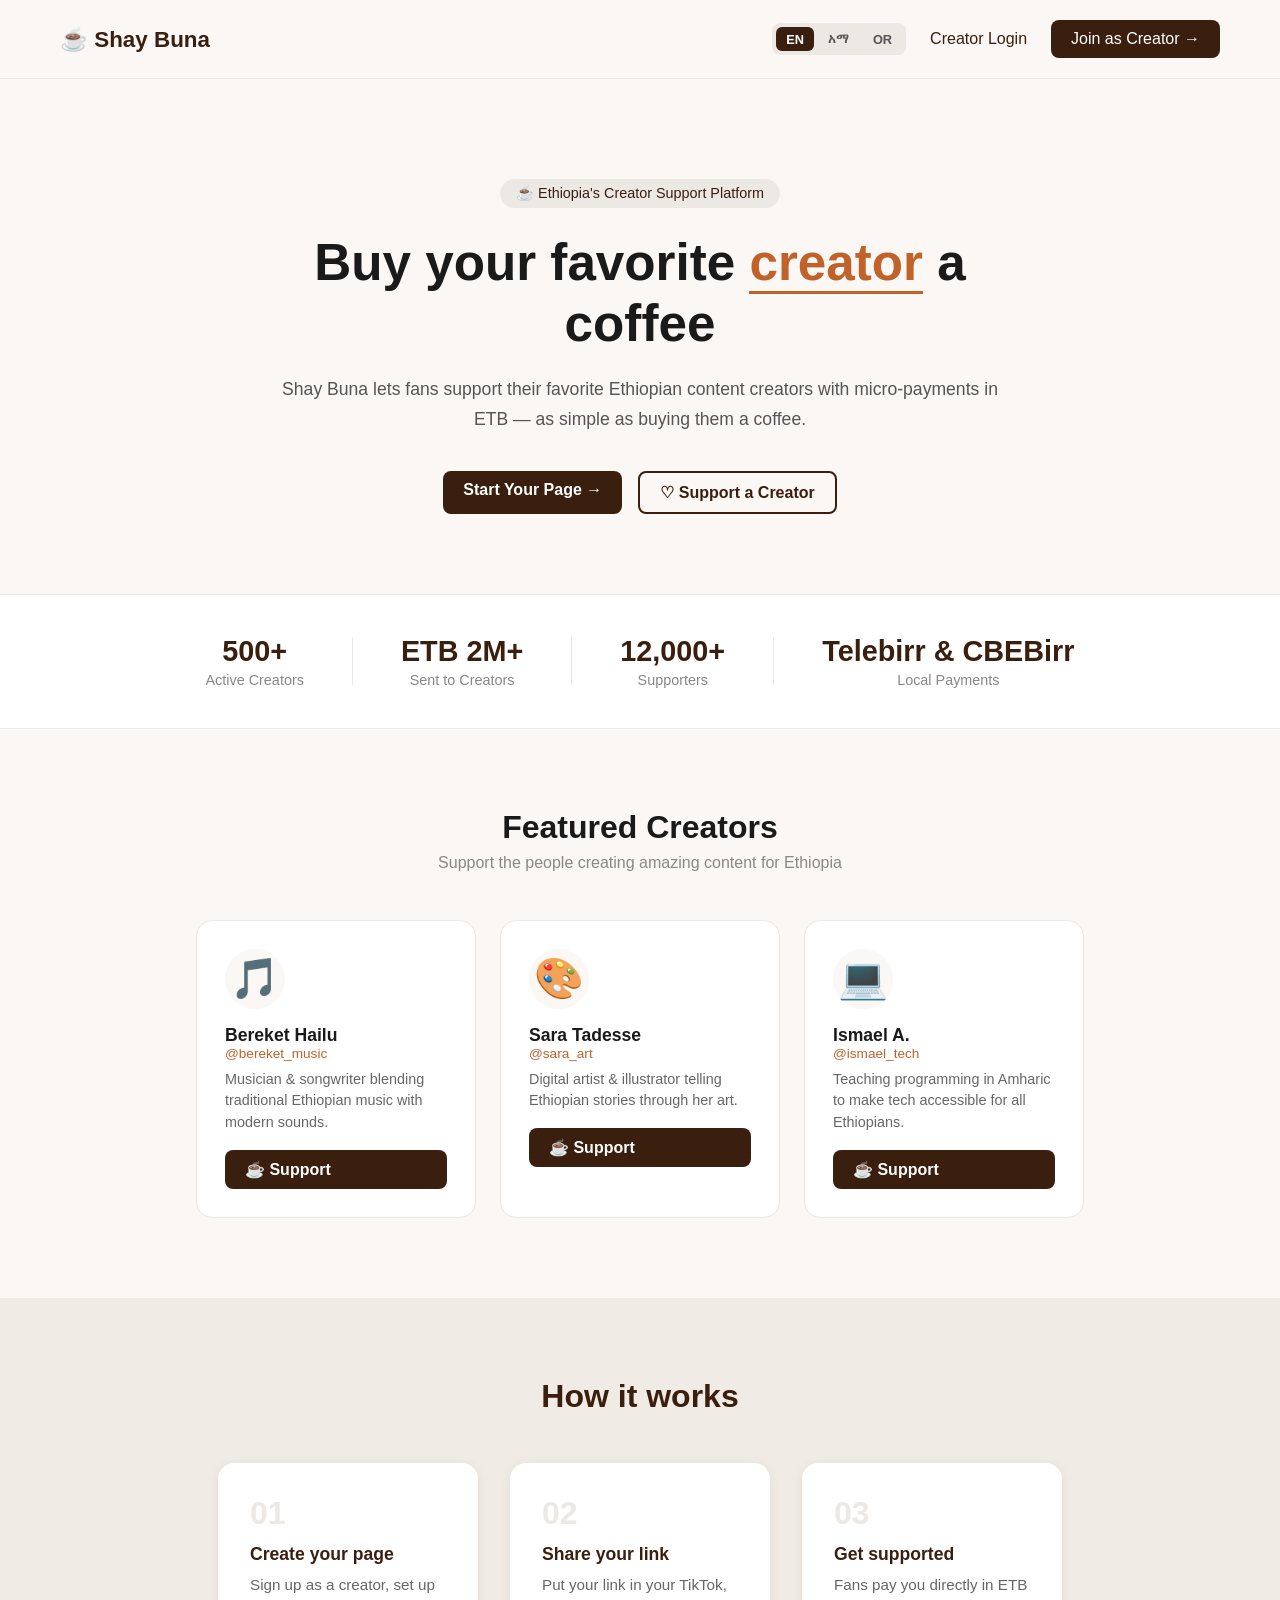
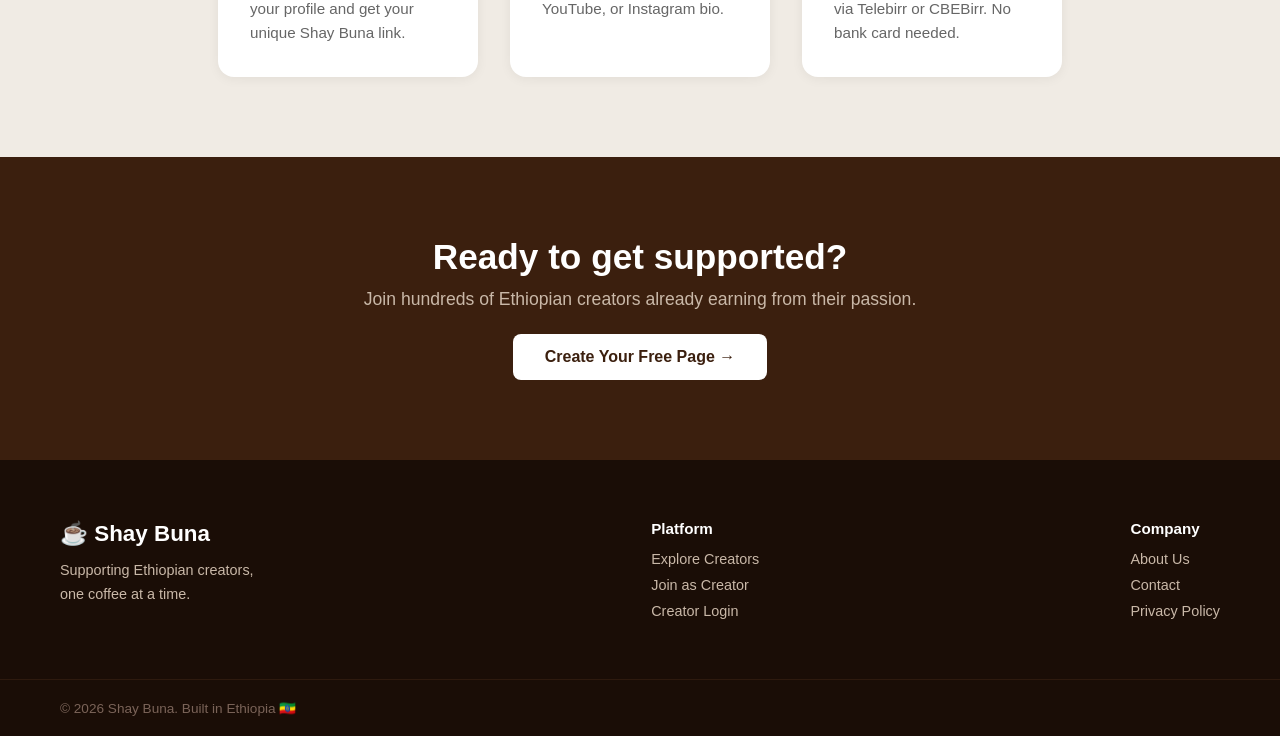
<file: index.html>
<!DOCTYPE html>
<html lang="en">
  <head>
    <meta charset="UTF-8" />
    <meta name="viewport" content="width=device-width, initial-scale=1.0" />
    <title>Shay Buna – Support Ethiopian Creators</title>
    <link rel="stylesheet" href="css/style.css" />
  </head>
  <body>
    <!-- NAVBAR -->
    <nav>
      <div class="logo">☕ Shay Buna</div>
      <div class="nav-links">
        <div class="lang-switcher">
          <button class="lang-btn active" onclick="setLang('en')">EN</button>
          <button class="lang-btn" onclick="setLang('am')">አማ</button>
          <button class="lang-btn" onclick="setLang('or')">OR</button>
        </div>
        <a
          href="login.html"
          data-en="Creator Login"
          data-am="ፈጣሪ መግቢያ"
          data-or="Seensa Uumaa"
          >Creator Login</a
        >
        <a
          href="signup.html"
          class="btn-primary"
          data-en="Join as Creator →"
          data-am="እንደ ፈጣሪ ይቀላቀሉ →"
          data-or="Uumaa ta'i →"
          >Join as Creator →</a
        >
      </div>
    </nav>

    <!-- HERO -->
    <!-- HERO -->
    <section class="hero">
      <span class="badge">☕ Ethiopia's Creator Support Platform</span>
      <h1 data-en="Buy your favorite" data-am="ለሚወዱት" data-or="Kan jaallattu">
        Buy your favorite
        <span class="highlight" data-en="creator" data-am="ፈጣሪ" data-or="uumaa"
          >creator</span
        >
        <span data-en="a coffee" data-am="ቡና ይግዙ" data-or="bunaa bitu"
          >a coffee</span
        >
      </h1>
      <p
        data-en="Shay Buna lets fans support their favorite Ethiopian content creators with micro-payments in ETB — as simple as buying them a coffee."
        data-am="ሸይ ቡና አድናቂዎች በETB ጥቃቅን ክፍያዎች የሚወዷቸውን የኢትዮጵያ ፈጣሪዎች እንዲደግፉ ያስችላቸዋል።"
        data-or="Shay Buna deggartoota uumaawwan Itoophiyaa jaallataman ETB'n deeggaruu ni dandeessisa."
      >
        Shay Buna lets fans support their favorite Ethiopian content creators
        with micro-payments in ETB — as simple as buying them a coffee.
      </p>
      <div class="hero-buttons">
        <a
          href="signup.html"
          class="btn-primary"
          data-en="Start Your Page →"
          data-am="ገጽዎን ይጀምሩ →"
          data-or="Fuula Kee Eegali →"
          >Start Your Page →</a
        >
        <a
          href="explore.html"
          class="btn-secondary"
          data-en="♡ Support a Creator"
          data-am="♡ ፈጣሪን ይደግፉ"
          data-or="♡ Uumaa Deeggaruu"
          >♡ Support a Creator</a
        >
      </div>
    </section>

    <!-- STATS -->
    <section class="stats">
      <div class="stat">
        <h3>500+</h3>
        <p>Active Creators</p>
      </div>
      <div class="stat-divider"></div>
      <div class="stat">
        <h3>ETB 2M+</h3>
        <p>Sent to Creators</p>
      </div>
      <div class="stat-divider"></div>
      <div class="stat">
        <h3>12,000+</h3>
        <p>Supporters</p>
      </div>
      <div class="stat-divider"></div>
      <div class="stat">
        <h3>Telebirr & CBEBirr</h3>
        <p>Local Payments</p>
      </div>
    </section>

    <!-- FEATURED CREATORS -->
    <section class="creators">
      <h2>Featured Creators</h2>
      <p class="section-sub">
        Support the people creating amazing content for Ethiopia
      </p>
      <div class="creator-cards">
        <div class="creator-card">
          <div class="creator-avatar">🎵</div>
          <div class="creator-info">
            <h4>Bereket Hailu</h4>
            <span>@bereket_music</span>
            <p>
              Musician & songwriter blending traditional Ethiopian music with
              modern sounds.
            </p>
          </div>
          <a href="creator.html" class="btn-primary">☕ Support</a>
        </div>

        <div class="creator-card">
          <div class="creator-avatar">🎨</div>
          <div class="creator-info">
            <h4>Sara Tadesse</h4>
            <span>@sara_art</span>
            <p>
              Digital artist & illustrator telling Ethiopian stories through her
              art.
            </p>
          </div>
          <a href="creator.html" class="btn-primary">☕ Support</a>
        </div>

        <div class="creator-card">
          <div class="creator-avatar">💻</div>
          <div class="creator-info">
            <h4>Ismael A.</h4>
            <span>@ismael_tech</span>
            <p>
              Teaching programming in Amharic to make tech accessible for all
              Ethiopians.
            </p>
          </div>
          <a href="creator.html" class="btn-primary">☕ Support</a>
        </div>
      </div>
    </section>

    <!-- HOW IT WORKS -->
    <section class="how-it-works">
      <h2>How it works</h2>
      <div class="steps">
        <div class="step">
          <span>01</span>
          <h3>Create your page</h3>
          <p>
            Sign up as a creator, set up your profile and get your unique Shay
            Buna link.
          </p>
        </div>
        <div class="step">
          <span>02</span>
          <h3>Share your link</h3>
          <p>Put your link in your TikTok, YouTube, or Instagram bio.</p>
        </div>
        <div class="step">
          <span>03</span>
          <h3>Get supported</h3>
          <p>
            Fans pay you directly in ETB via Telebirr or CBEBirr. No bank card
            needed.
          </p>
        </div>
      </div>
    </section>

    <!-- CTA BANNER -->
    <section class="cta-banner">
      <h2>Ready to get supported?</h2>
      <p>
        Join hundreds of Ethiopian creators already earning from their passion.
      </p>
      <a href="signup.html" class="btn-light">Create Your Free Page →</a>
    </section>

    <!-- FOOTER -->
    <footer>
      <div class="footer-top">
        <div class="footer-brand">
          <div class="logo" style="color: #fff">☕ Shay Buna</div>
          <p>Supporting Ethiopian creators, one coffee at a time.</p>
        </div>
        <div class="footer-links">
          <h5>Platform</h5>
          <a href="explore.html">Explore Creators</a>
          <a href="signup.html">Join as Creator</a>
          <a href="login.html">Creator Login</a>
        </div>
        <div class="footer-links">
          <h5>Company</h5>
          <a href="#">About Us</a>
          <a href="#">Contact</a>
          <a href="#">Privacy Policy</a>
        </div>
      </div>
      <div class="footer-bottom">
        <p>© 2026 Shay Buna. Built in Ethiopia 🇪🇹</p>
      </div>
    </footer>

    <script src="js/main.js"></script>
  </body>
</html>
</file>
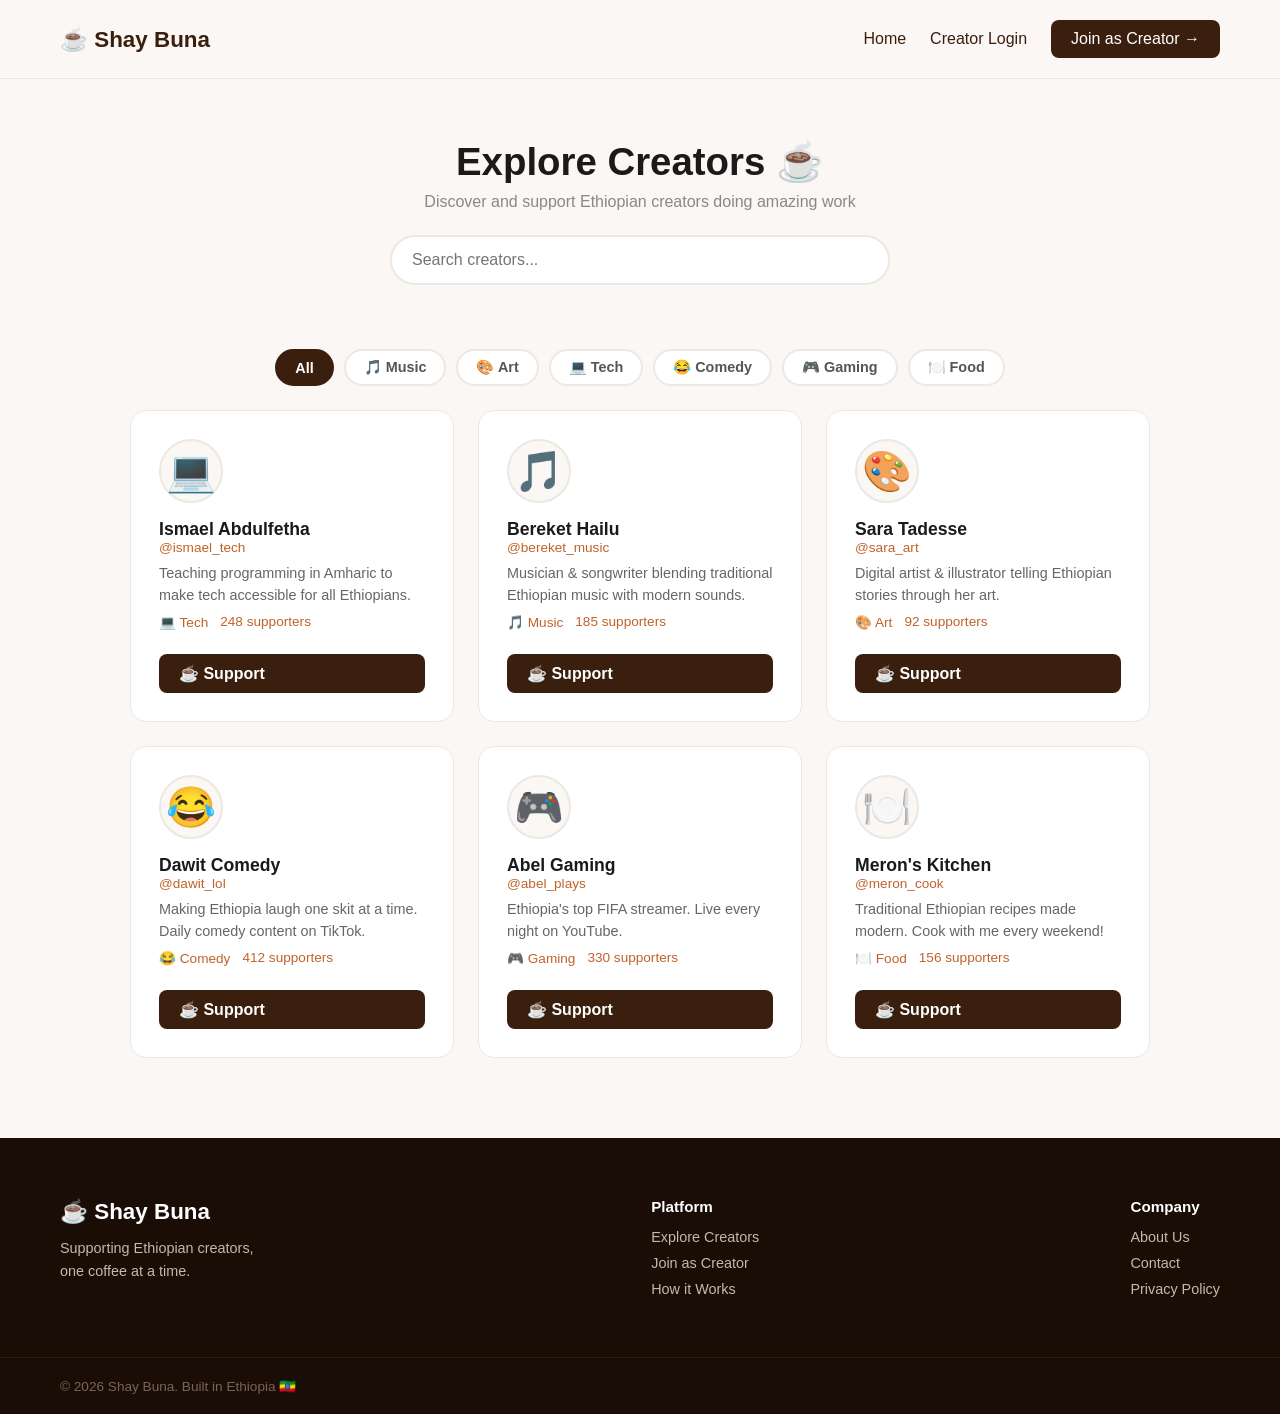
<file: explore.html>
<!DOCTYPE html>
<html lang="en">
  <head>
    <meta charset="UTF-8" />
    <meta name="viewport" content="width=device-width, initial-scale=1.0" />
    <title>Explore Creators – Shay Buna</title>
    <link rel="stylesheet" href="css/style.css" />
  </head>
  <body>
    <!-- NAVBAR -->
    <nav>
      <div class="logo">☕ Shay Buna</div>
      <div class="nav-links">
        <a href="index.html">Home</a>
        <a href="login.html">Creator Login</a>
        <a href="signup.html" class="btn-primary">Join as Creator →</a>
      </div>
    </nav>

    <!-- HERO -->
    <div class="explore-hero">
      <h1>Explore Creators ☕</h1>
      <p>Discover and support Ethiopian creators doing amazing work</p>
      <div class="search-bar">
        <input
          type="text"
          id="searchInput"
          placeholder="Search creators..."
          oninput="filterCreators()"
        />
      </div>
    </div>

    <!-- FILTERS -->
    <div class="explore-filters">
      <button class="filter-btn active" onclick="setFilter('all', this)">
        All
      </button>
      <button class="filter-btn" onclick="setFilter('music', this)">
        🎵 Music
      </button>
      <button class="filter-btn" onclick="setFilter('art', this)">
        🎨 Art
      </button>
      <button class="filter-btn" onclick="setFilter('tech', this)">
        💻 Tech
      </button>
      <button class="filter-btn" onclick="setFilter('comedy', this)">
        😂 Comedy
      </button>
      <button class="filter-btn" onclick="setFilter('gaming', this)">
        🎮 Gaming
      </button>
      <button class="filter-btn" onclick="setFilter('food', this)">
        🍽️ Food
      </button>
    </div>

    <!-- CREATOR GRID -->
    <div class="explore-grid" id="creatorGrid">
      <div
        class="explore-card"
        data-category="tech"
        data-name="ismael abdulfetha"
      >
        <div class="explore-avatar">💻</div>
        <div class="explore-info">
          <h4>Ismael Abdulfetha</h4>
          <span>@ismael_tech</span>
          <p>
            Teaching programming in Amharic to make tech accessible for all
            Ethiopians.
          </p>
          <div class="explore-meta">
            <span>💻 Tech</span>
            <span>248 supporters</span>
          </div>
        </div>
        <a href="creator.html" class="btn-primary">☕ Support</a>
      </div>

      <div class="explore-card" data-category="music" data-name="bereket hailu">
        <div class="explore-avatar">🎵</div>
        <div class="explore-info">
          <h4>Bereket Hailu</h4>
          <span>@bereket_music</span>
          <p>
            Musician & songwriter blending traditional Ethiopian music with
            modern sounds.
          </p>
          <div class="explore-meta">
            <span>🎵 Music</span>
            <span>185 supporters</span>
          </div>
        </div>
        <a href="creator.html" class="btn-primary">☕ Support</a>
      </div>

      <div class="explore-card" data-category="art" data-name="sara tadesse">
        <div class="explore-avatar">🎨</div>
        <div class="explore-info">
          <h4>Sara Tadesse</h4>
          <span>@sara_art</span>
          <p>
            Digital artist & illustrator telling Ethiopian stories through her
            art.
          </p>
          <div class="explore-meta">
            <span>🎨 Art</span>
            <span>92 supporters</span>
          </div>
        </div>
        <a href="creator.html" class="btn-primary">☕ Support</a>
      </div>

      <div class="explore-card" data-category="comedy" data-name="dawit comedy">
        <div class="explore-avatar">😂</div>
        <div class="explore-info">
          <h4>Dawit Comedy</h4>
          <span>@dawit_lol</span>
          <p>
            Making Ethiopia laugh one skit at a time. Daily comedy content on
            TikTok.
          </p>
          <div class="explore-meta">
            <span>😂 Comedy</span>
            <span>412 supporters</span>
          </div>
        </div>
        <a href="creator.html" class="btn-primary">☕ Support</a>
      </div>

      <div class="explore-card" data-category="gaming" data-name="abel gaming">
        <div class="explore-avatar">🎮</div>
        <div class="explore-info">
          <h4>Abel Gaming</h4>
          <span>@abel_plays</span>
          <p>Ethiopia's top FIFA streamer. Live every night on YouTube.</p>
          <div class="explore-meta">
            <span>🎮 Gaming</span>
            <span>330 supporters</span>
          </div>
        </div>
        <a href="creator.html" class="btn-primary">☕ Support</a>
      </div>

      <div class="explore-card" data-category="food" data-name="meron kitchen">
        <div class="explore-avatar">🍽️</div>
        <div class="explore-info">
          <h4>Meron's Kitchen</h4>
          <span>@meron_cook</span>
          <p>
            Traditional Ethiopian recipes made modern. Cook with me every
            weekend!
          </p>
          <div class="explore-meta">
            <span>🍽️ Food</span>
            <span>156 supporters</span>
          </div>
        </div>
        <a href="creator.html" class="btn-primary">☕ Support</a>
      </div>
    </div>

    <!-- FOOTER -->
    <footer>
      <div class="footer-top">
        <div class="footer-brand">
          <div class="logo" style="color: #fff">☕ Shay Buna</div>
          <p>Supporting Ethiopian creators, one coffee at a time.</p>
        </div>
        <div class="footer-links">
          <h5>Platform</h5>
          <a href="explore.html">Explore Creators</a>
          <a href="signup.html">Join as Creator</a>
          <a href="index.html">How it Works</a>
        </div>
        <div class="footer-links">
          <h5>Company</h5>
          <a href="#">About Us</a>
          <a href="#">Contact</a>
          <a href="#">Privacy Policy</a>
        </div>
      </div>
      <div class="footer-bottom">
        <p>© 2026 Shay Buna. Built in Ethiopia 🇪🇹</p>
      </div>
    </footer>

    <script src="js/main.js"></script>
  </body>
</html>
</file>
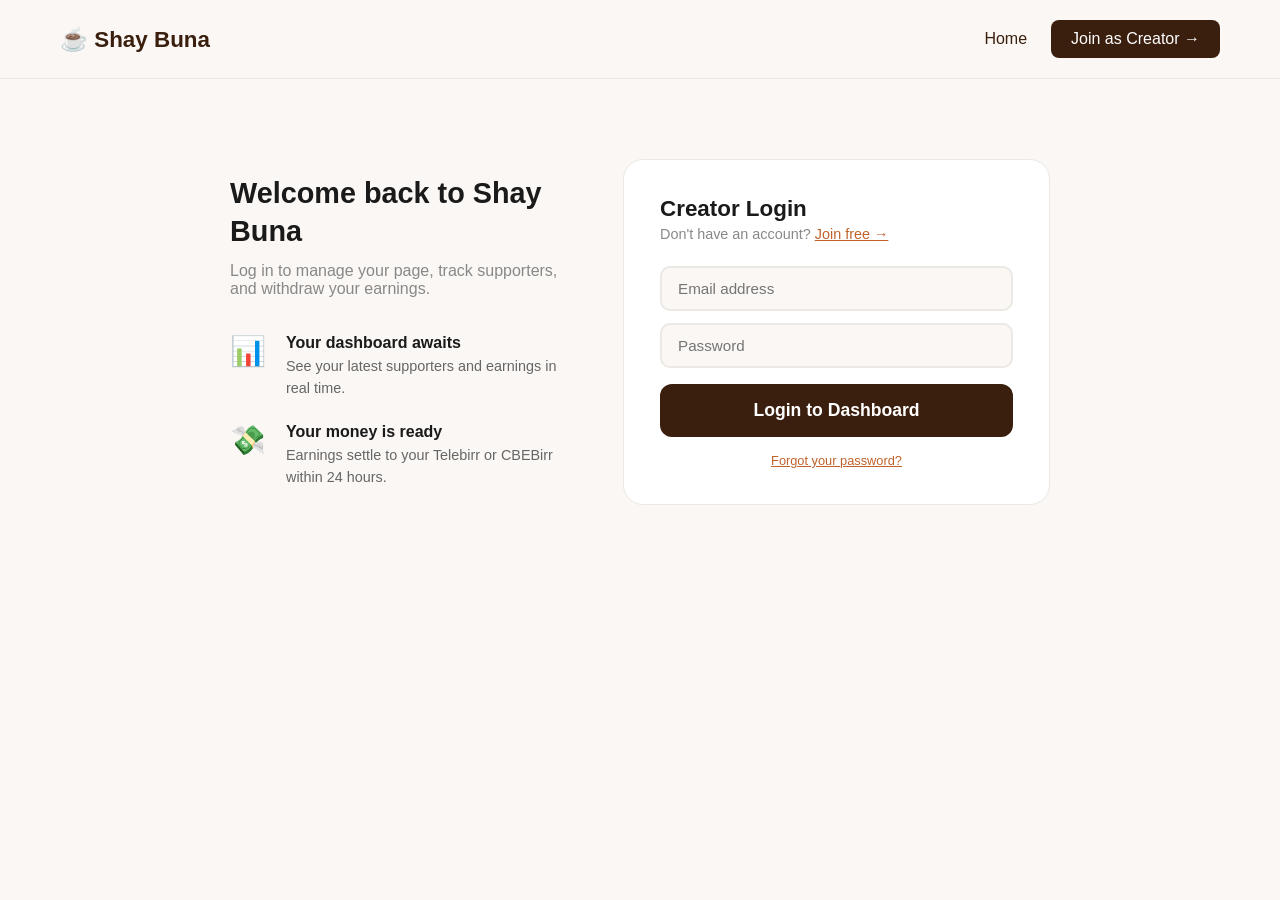
<file: login.html>
<!DOCTYPE html>
<html lang="en">
  <head>
    <meta charset="UTF-8" />
    <meta name="viewport" content="width=device-width, initial-scale=1.0" />
    <title>Creator Login – Shay Buna</title>
    <link rel="stylesheet" href="css/style.css" />
  </head>
  <body>
    <!-- NAVBAR -->
    <nav>
      <div class="logo">☕ Shay Buna</div>
      <div class="nav-links">
        <a href="index.html">Home</a>
        <a href="signup.html" class="btn-primary">Join as Creator →</a>
      </div>
    </nav>

    <div class="login-page">
      <!-- LEFT -->
      <div class="login-left">
        <h2>Welcome back to Shay Buna</h2>
        <p>
          Log in to manage your page, track supporters, and withdraw your
          earnings.
        </p>
        <div class="benefit-list">
          <div class="benefit">
            <span>📊</span>
            <div>
              <h4>Your dashboard awaits</h4>
              <p>See your latest supporters and earnings in real time.</p>
            </div>
          </div>
          <div class="benefit">
            <span>💸</span>
            <div>
              <h4>Your money is ready</h4>
              <p>
                Earnings settle to your Telebirr or CBEBirr within 24 hours.
              </p>
            </div>
          </div>
        </div>
      </div>

      <!-- RIGHT -->
      <div class="login-form-box">
        <h3>Creator Login</h3>
        <p class="form-sub">
          Don't have an account?
          <a href="signup.html" style="color: #c0622a">Join free →</a>
        </p>

        <input
          type="email"
          class="form-input"
          id="loginEmail"
          placeholder="Email address"
        />
        <input
          type="password"
          class="form-input"
          id="loginPassword"
          placeholder="Password"
        />

        <button class="btn-pay" onclick="handleLogin()">
          Login to Dashboard
        </button>

        <p class="pay-note" style="margin-top: 16px">
          <a href="#" style="color: #c0622a">Forgot your password?</a>
        </p>
      </div>
    </div>

    <script src="js/main.js"></script>
  </body>
</html>
</file>
<file: css/style.css>
* {
  margin: 0;
  padding: 0;
  box-sizing: border-box;
}

body {
  font-family: "Segoe UI", sans-serif;
  background-color: #faf7f4;
  color: #1a1a1a;
}

/* NAVBAR */
nav {
  display: flex;
  justify-content: space-between;
  align-items: center;
  padding: 20px 60px;
  background-color: #faf7f4;
  border-bottom: 1px solid #ece8e3;
  position: sticky;
  top: 0;
  z-index: 100;
}

.logo {
  font-size: 1.4rem;
  font-weight: 700;
  color: #3b1f0e;
}

.nav-links {
  display: flex;
  align-items: center;
  gap: 24px;
}

.nav-links a {
  text-decoration: none;
  color: #3b1f0e;
  font-weight: 500;
}

/* BUTTONS */
.btn-primary {
  background-color: #3b1f0e;
  color: #fff !important;
  padding: 10px 20px;
  border-radius: 8px;
  text-decoration: none;
  font-weight: 600;
  transition: background 0.2s;
  display: inline-block;
}

.btn-primary:hover {
  background-color: #5a3020;
}

.btn-secondary {
  background-color: transparent;
  color: #3b1f0e;
  padding: 10px 20px;
  border-radius: 8px;
  border: 2px solid #3b1f0e;
  text-decoration: none;
  font-weight: 600;
  transition: all 0.2s;
  display: inline-block;
}

.btn-secondary:hover {
  background-color: #3b1f0e;
  color: #fff;
}

.btn-light {
  background-color: #fff;
  color: #3b1f0e;
  padding: 14px 32px;
  border-radius: 8px;
  text-decoration: none;
  font-weight: 700;
  font-size: 1rem;
  transition: all 0.2s;
  display: inline-block;
  margin-top: 24px;
}

.btn-light:hover {
  background-color: #ece8e3;
}

/* HERO */
.hero {
  text-align: center;
  padding: 100px 20px 80px;
  max-width: 780px;
  margin: 0 auto;
  animation: fadeUp 0.7s ease forwards;
}

@keyframes fadeUp {
  from {
    opacity: 0;
    transform: translateY(24px);
  }
  to {
    opacity: 1;
    transform: translateY(0);
  }
}

.badge {
  display: inline-block;
  background-color: #ece8e3;
  color: #3b1f0e;
  padding: 6px 16px;
  border-radius: 999px;
  font-size: 0.9rem;
  margin-bottom: 24px;
}

.hero h1 {
  font-size: 3.2rem;
  font-weight: 800;
  line-height: 1.2;
  margin-bottom: 20px;
  color: #1a1a1a;
}

.highlight {
  color: #c0622a;
  border-bottom: 3px solid #c0622a;
}

.hero p {
  font-size: 1.1rem;
  color: #555;
  margin-bottom: 36px;
  line-height: 1.7;
}

.hero-buttons {
  display: flex;
  justify-content: center;
  gap: 16px;
  flex-wrap: wrap;
}

/* STATS */
.stats {
  display: flex;
  justify-content: center;
  align-items: center;
  gap: 0;
  background-color: #fff;
  border-top: 1px solid #ece8e3;
  border-bottom: 1px solid #ece8e3;
  padding: 40px 60px;
  flex-wrap: wrap;
}

.stat {
  text-align: center;
  padding: 0 48px;
}

.stat h3 {
  font-size: 1.8rem;
  font-weight: 800;
  color: #3b1f0e;
}

.stat p {
  font-size: 0.9rem;
  color: #888;
  margin-top: 4px;
}

.stat-divider {
  width: 1px;
  height: 48px;
  background-color: #ece8e3;
}

/* FEATURED CREATORS */
.creators {
  padding: 80px 60px;
  text-align: center;
}

.creators h2 {
  font-size: 2rem;
  font-weight: 700;
  color: #1a1a1a;
  margin-bottom: 8px;
}

.section-sub {
  color: #888;
  margin-bottom: 48px;
  font-size: 1rem;
}

.creator-cards {
  display: flex;
  justify-content: center;
  gap: 24px;
  flex-wrap: wrap;
}

.creator-card {
  background: #fff;
  border: 1px solid #ece8e3;
  border-radius: 16px;
  padding: 28px;
  max-width: 280px;
  text-align: left;
  display: flex;
  flex-direction: column;
  gap: 16px;
  transition: box-shadow 0.2s;
}

.creator-card:hover {
  box-shadow: 0 8px 24px rgba(0, 0, 0, 0.08);
}

.creator-avatar {
  font-size: 2.5rem;
  background: #faf7f4;
  width: 60px;
  height: 60px;
  border-radius: 50%;
  display: flex;
  align-items: center;
  justify-content: center;
}

.creator-info h4 {
  font-size: 1.1rem;
  font-weight: 700;
  color: #1a1a1a;
}

.creator-info span {
  font-size: 0.85rem;
  color: #c0622a;
  display: block;
  margin-bottom: 8px;
}

.creator-info p {
  font-size: 0.9rem;
  color: #666;
  line-height: 1.5;
}

/* HOW IT WORKS */
.how-it-works {
  padding: 80px 60px;
  text-align: center;
  background-color: #f0ebe4;
}

.how-it-works h2 {
  font-size: 2rem;
  font-weight: 700;
  margin-bottom: 48px;
  color: #3b1f0e;
}

.steps {
  display: flex;
  justify-content: center;
  gap: 32px;
  flex-wrap: wrap;
}

.step {
  background: #fff;
  padding: 32px;
  border-radius: 16px;
  max-width: 260px;
  text-align: left;
  box-shadow: 0 2px 12px rgba(0, 0, 0, 0.06);
}

.step span {
  font-size: 2rem;
  font-weight: 800;
  color: #ece8e3;
}

.step h3 {
  margin: 12px 0 8px;
  color: #3b1f0e;
  font-size: 1.1rem;
}

.step p {
  color: #666;
  font-size: 0.95rem;
  line-height: 1.6;
}

/* CTA BANNER */
.cta-banner {
  background-color: #3b1f0e;
  color: #fff;
  text-align: center;
  padding: 80px 20px;
}

.cta-banner h2 {
  font-size: 2.2rem;
  font-weight: 800;
  margin-bottom: 12px;
}

.cta-banner p {
  font-size: 1.1rem;
  color: #c9b8a8;
}

/* FOOTER */
footer {
  background-color: #1a0d06;
  color: #c9b8a8;
}

.footer-top {
  display: flex;
  justify-content: space-between;
  padding: 60px;
  gap: 40px;
  flex-wrap: wrap;
}

.footer-brand p {
  margin-top: 12px;
  font-size: 0.9rem;
  max-width: 220px;
  line-height: 1.6;
}

.footer-links {
  display: flex;
  flex-direction: column;
  gap: 10px;
}

.footer-links h5 {
  color: #fff;
  font-size: 0.95rem;
  margin-bottom: 4px;
}

.footer-links a {
  color: #c9b8a8;
  text-decoration: none;
  font-size: 0.9rem;
  transition: color 0.2s;
}

.footer-links a:hover {
  color: #fff;
}

.footer-bottom {
  border-top: 1px solid #2e1a0e;
  padding: 20px 60px;
  font-size: 0.85rem;
  color: #7a6358;
}
/* CREATOR PAGE LAYOUT */
.creator-page {
  display: flex;
  gap: 40px;
  max-width: 1100px;
  margin: 60px auto;
  padding: 0 40px;
  align-items: flex-start;
  flex-wrap: wrap;
}

/* LEFT PROFILE */
.creator-profile {
  flex: 1;
  min-width: 280px;
  display: flex;
  flex-direction: column;
  gap: 20px;
}

.profile-avatar {
  font-size: 3rem;
  background: #faf7f4;
  width: 80px;
  height: 80px;
  border-radius: 50%;
  display: flex;
  align-items: center;
  justify-content: center;
  border: 3px solid #ece8e3;
}

.creator-profile h2 {
  font-size: 1.6rem;
  font-weight: 800;
  color: #1a1a1a;
}

.profile-handle {
  color: #c0622a;
  font-size: 0.95rem;
  font-weight: 600;
}

.profile-bio {
  color: #555;
  font-size: 0.95rem;
  line-height: 1.6;
}

.profile-stats {
  display: flex;
  gap: 32px;
}

.profile-stats h4 {
  font-size: 1.3rem;
  font-weight: 800;
  color: #3b1f0e;
}

.profile-stats p {
  font-size: 0.8rem;
  color: #888;
}

.social-links {
  display: flex;
  gap: 10px;
  flex-wrap: wrap;
}

.social-btn {
  background: #faf7f4;
  border: 1px solid #ece8e3;
  padding: 8px 14px;
  border-radius: 8px;
  text-decoration: none;
  color: #3b1f0e;
  font-size: 0.85rem;
  font-weight: 600;
  transition: all 0.2s;
}

.social-btn:hover {
  background: #3b1f0e;
  color: #fff;
}

/* RECENT SUPPORTERS */
.recent-supporters {
  margin-top: 8px;
}

.recent-supporters h4 {
  font-size: 1rem;
  font-weight: 700;
  color: #1a1a1a;
  margin-bottom: 16px;
}

.supporter {
  display: flex;
  align-items: center;
  gap: 12px;
  padding: 12px 0;
  border-bottom: 1px solid #ece8e3;
}

.supporter-avatar {
  font-size: 1.5rem;
}

.supporter div strong {
  font-size: 0.9rem;
  color: #1a1a1a;
}

.supporter div p {
  font-size: 0.8rem;
  color: #888;
}

.supporter-amount {
  margin-left: auto;
  font-weight: 700;
  color: #c0622a;
  font-size: 0.9rem;
}

/* RIGHT SUPPORT FORM */
.support-form {
  flex: 1;
  min-width: 320px;
  background: #fff;
  border: 1px solid #ece8e3;
  border-radius: 20px;
  padding: 36px;
}

.support-form h3 {
  font-size: 1.4rem;
  font-weight: 800;
  color: #1a1a1a;
  margin-bottom: 4px;
}

.form-sub {
  color: #888;
  font-size: 0.9rem;
  margin-bottom: 24px;
}

/* TIERS */
.tiers {
  display: grid;
  grid-template-columns: repeat(3, 1fr);
  gap: 10px;
  margin-bottom: 20px;
}

.tier-btn {
  display: flex;
  flex-direction: column;
  align-items: center;
  padding: 14px 8px;
  border: 2px solid #ece8e3;
  border-radius: 12px;
  background: #faf7f4;
  cursor: pointer;
  transition: all 0.2s;
  gap: 4px;
}

.tier-btn:hover {
  border-color: #3b1f0e;
}

.tier-btn.active {
  border-color: #3b1f0e;
  background: #3b1f0e;
  color: #fff;
}

.tier-emoji {
  font-size: 1.4rem;
}

.tier-name {
  font-size: 0.8rem;
  font-weight: 700;
}

.tier-price {
  font-size: 0.75rem;
  opacity: 0.8;
}

/* CUSTOM AMOUNT */
.custom-amount {
  margin-bottom: 16px;
}

.custom-amount input {
  width: 100%;
  padding: 12px 16px;
  border: 2px solid #ece8e3;
  border-radius: 10px;
  font-size: 1rem;
  outline: none;
}

.custom-amount input:focus {
  border-color: #3b1f0e;
}

/* QUANTITY */
.quantity-row {
  display: flex;
  justify-content: space-between;
  align-items: center;
  margin-bottom: 16px;
  font-size: 0.95rem;
  color: #555;
}

.quantity-controls {
  display: flex;
  align-items: center;
  gap: 16px;
}

.quantity-controls button {
  width: 32px;
  height: 32px;
  border-radius: 50%;
  border: 2px solid #ece8e3;
  background: #fff;
  font-size: 1.2rem;
  cursor: pointer;
  font-weight: 700;
  color: #3b1f0e;
  transition: all 0.2s;
}

.quantity-controls button:hover {
  background: #3b1f0e;
  color: #fff;
  border-color: #3b1f0e;
}

.quantity-controls span {
  font-weight: 700;
  font-size: 1.1rem;
  min-width: 20px;
  text-align: center;
}

/* TOTAL */
.total-row {
  display: flex;
  justify-content: space-between;
  align-items: center;
  padding: 16px 0;
  border-top: 1px solid #ece8e3;
  border-bottom: 1px solid #ece8e3;
  margin-bottom: 20px;
  font-size: 0.95rem;
  color: #555;
}

.total-row strong {
  font-size: 1.3rem;
  color: #3b1f0e;
}

/* FORM INPUTS */
.form-input {
  width: 100%;
  padding: 12px 16px;
  border: 2px solid #ece8e3;
  border-radius: 10px;
  font-size: 0.95rem;
  margin-bottom: 12px;
  outline: none;
  font-family: "Segoe UI", sans-serif;
  background: #faf7f4;
}

.form-input:focus {
  border-color: #3b1f0e;
  background: #fff;
}

/* PAY BUTTON */
.btn-pay {
  width: 100%;
  padding: 16px;
  background-color: #3b1f0e;
  color: #fff;
  border: none;
  border-radius: 12px;
  font-size: 1.1rem;
  font-weight: 700;
  cursor: pointer;
  transition: background 0.2s;
  margin-top: 4px;
}

.btn-pay:hover {
  background-color: #5a3020;
}

.pay-note {
  text-align: center;
  font-size: 0.8rem;
  color: #aaa;
  margin-top: 12px;
}
/* SIGNUP PAGE */
.signup-page {
  display: flex;
  gap: 40px;
  max-width: 1100px;
  margin: 60px auto;
  padding: 0 40px;
  align-items: flex-start;
  flex-wrap: wrap;
}

/* LEFT BENEFITS */
.signup-benefits {
  flex: 1;
  min-width: 280px;
}

.signup-benefits h2 {
  font-size: 1.8rem;
  font-weight: 800;
  color: #1a1a1a;
  line-height: 1.3;
  margin-bottom: 12px;
}

.signup-benefits > p {
  color: #888;
  margin-bottom: 36px;
  font-size: 1rem;
}

.benefit-list {
  display: flex;
  flex-direction: column;
  gap: 24px;
}

.benefit {
  display: flex;
  gap: 16px;
  align-items: flex-start;
}

.benefit span {
  font-size: 1.8rem;
  min-width: 40px;
}

.benefit h4 {
  font-size: 1rem;
  font-weight: 700;
  color: #1a1a1a;
  margin-bottom: 4px;
}

.benefit p {
  font-size: 0.9rem;
  color: #666;
  line-height: 1.5;
}

/* RIGHT FORM BOX */
.signup-form-box {
  flex: 1;
  min-width: 320px;
  background: #fff;
  border: 1px solid #ece8e3;
  border-radius: 20px;
  padding: 36px;
}

.signup-form-box h3 {
  font-size: 1.4rem;
  font-weight: 800;
  color: #1a1a1a;
  margin-bottom: 4px;
}

.signup-form-box h4 {
  font-size: 1.1rem;
  font-weight: 700;
  color: #1a1a1a;
  margin-bottom: 16px;
}

/* STEP INDICATOR */
.steps-indicator {
  display: flex;
  align-items: center;
  margin: 24px 0;
  gap: 0;
}

.step-dot {
  width: 32px;
  height: 32px;
  border-radius: 50%;
  background: #ece8e3;
  color: #888;
  display: flex;
  align-items: center;
  justify-content: center;
  font-weight: 700;
  font-size: 0.9rem;
  transition: all 0.2s;
}

.step-dot.active {
  background: #3b1f0e;
  color: #fff;
}

.step-line {
  flex: 1;
  height: 2px;
  background: #ece8e3;
}

/* USERNAME PREVIEW */
.username-preview {
  font-size: 0.85rem;
  color: #888;
  margin-bottom: 16px;
}

.username-preview span {
  color: #c0622a;
  font-weight: 600;
}

/* STEP NOTE */
.step-note {
  font-size: 0.9rem;
  color: #888;
  margin-bottom: 16px;
}

/* BUTTON ROW */
.btn-row {
  display: flex;
  gap: 12px;
  margin-top: 8px;
}

.btn-full {
  width: 100%;
  text-align: center;
}

/* TIER SETUP */
.tier-setup {
  background: #faf7f4;
  border-radius: 12px;
  padding: 20px;
  margin: 16px 0;
}

.tier-setup h5 {
  font-size: 0.95rem;
  font-weight: 700;
  color: #1a1a1a;
  margin-bottom: 4px;
}

.tier-setup p {
  font-size: 0.85rem;
  color: #888;
  margin-bottom: 16px;
}

.tier-inputs {
  display: flex;
  flex-direction: column;
  gap: 10px;
}

.tier-input-row {
  display: flex;
  align-items: center;
  gap: 8px;
}

.tier-input-row span {
  font-size: 1.2rem;
  min-width: 28px;
}

.tier-name-input {
  flex: 1;
  margin-bottom: 0 !important;
}

.tier-amount-input {
  width: 80px;
  margin-bottom: 0 !important;
}
/* DASHBOARD */
.dashboard-page {
  display: flex;
  min-height: calc(100vh - 70px);
}

/* SIDEBAR */
.sidebar {
  width: 240px;
  background: #fff;
  border-right: 1px solid #ece8e3;
  padding: 32px 20px;
  display: flex;
  flex-direction: column;
  gap: 32px;
  position: sticky;
  top: 70px;
  height: calc(100vh - 70px);
}

.sidebar-profile {
  display: flex;
  flex-direction: column;
  align-items: center;
  gap: 8px;
  text-align: center;
}

.sidebar-profile h4 {
  font-size: 1rem;
  font-weight: 700;
  color: #1a1a1a;
}

.sidebar-profile span {
  font-size: 0.85rem;
  color: #c0622a;
}

.sidebar-nav {
  display: flex;
  flex-direction: column;
  gap: 4px;
}

.sidebar-link {
  text-decoration: none;
  color: #555;
  padding: 10px 16px;
  border-radius: 8px;
  font-size: 0.95rem;
  font-weight: 500;
  transition: all 0.2s;
}

.sidebar-link:hover {
  background: #faf7f4;
  color: #3b1f0e;
}

.sidebar-link.active {
  background: #3b1f0e;
  color: #fff;
}

/* DASHBOARD MAIN */
.dashboard-main {
  flex: 1;
  padding: 40px;
  display: flex;
  flex-direction: column;
  gap: 28px;
}

.dashboard-header {
  display: flex;
  justify-content: space-between;
  align-items: center;
}

.dashboard-header h2 {
  font-size: 1.6rem;
  font-weight: 800;
  color: #1a1a1a;
}

.dashboard-header p {
  color: #888;
  font-size: 0.9rem;
}

/* STAT CARDS */
.dash-stats {
  display: grid;
  grid-template-columns: repeat(4, 1fr);
  gap: 16px;
}

.dash-stat-card {
  background: #fff;
  border: 1px solid #ece8e3;
  border-radius: 16px;
  padding: 24px;
  display: flex;
  align-items: center;
  gap: 16px;
}

.stat-icon {
  font-size: 2rem;
  background: #faf7f4;
  width: 52px;
  height: 52px;
  border-radius: 12px;
  display: flex;
  align-items: center;
  justify-content: center;
}

.dash-stat-card h3 {
  font-size: 1.3rem;
  font-weight: 800;
  color: #3b1f0e;
}

.dash-stat-card p {
  font-size: 0.8rem;
  color: #888;
}

/* PAGE LINK BOX */
.dash-link-box {
  background: #fff;
  border: 1px solid #ece8e3;
  border-radius: 16px;
  padding: 24px;
}

.dash-link-box p {
  font-size: 0.85rem;
  color: #888;
  margin-bottom: 12px;
}

.link-row {
  display: flex;
  align-items: center;
  justify-content: space-between;
  background: #faf7f4;
  border: 1px solid #ece8e3;
  border-radius: 10px;
  padding: 12px 16px;
}

.link-row span {
  font-weight: 600;
  color: #3b1f0e;
  font-size: 0.95rem;
}

/* SUPPORTERS TABLE */
.dash-section h4 {
  font-size: 1.1rem;
  font-weight: 700;
  color: #1a1a1a;
  margin-bottom: 16px;
}

.supporters-table {
  width: 100%;
  border-collapse: collapse;
  background: #fff;
  border-radius: 16px;
  overflow: hidden;
  border: 1px solid #ece8e3;
}

.supporters-table th {
  background: #faf7f4;
  padding: 14px 20px;
  text-align: left;
  font-size: 0.85rem;
  color: #888;
  font-weight: 600;
  border-bottom: 1px solid #ece8e3;
}

.supporters-table td {
  padding: 14px 20px;
  font-size: 0.9rem;
  color: #1a1a1a;
  border-bottom: 1px solid #ece8e3;
}

.supporters-table tr:last-child td {
  border-bottom: none;
}

.supporters-table tr:hover td {
  background: #faf7f4;
}

.amount-col {
  font-weight: 700;
  color: #c0622a;
}
/* LOGIN PAGE */
.login-page {
  display: flex;
  gap: 40px;
  max-width: 900px;
  margin: 80px auto;
  padding: 0 40px;
  align-items: center;
  flex-wrap: wrap;
}

.login-left {
  flex: 1;
  min-width: 280px;
}

.login-left h2 {
  font-size: 1.8rem;
  font-weight: 800;
  color: #1a1a1a;
  margin-bottom: 12px;
  line-height: 1.3;
}

.login-left > p {
  color: #888;
  margin-bottom: 36px;
}

.login-form-box {
  flex: 1;
  min-width: 300px;
  background: #fff;
  border: 1px solid #ece8e3;
  border-radius: 20px;
  padding: 36px;
}

.login-form-box h3 {
  font-size: 1.4rem;
  font-weight: 800;
  margin-bottom: 4px;
}
/* ADMIN BADGE */
.admin-badge {
  background: #c0622a;
  color: #fff;
  font-size: 0.65rem;
  padding: 3px 8px;
  border-radius: 999px;
  font-weight: 700;
  vertical-align: middle;
  margin-left: 8px;
}

/* APPROVE/REJECT BUTTONS */
.approve-btn {
  background: #e6f4ea;
  color: #2d7a3a;
  border: none;
  padding: 6px 12px;
  border-radius: 6px;
  font-size: 0.8rem;
  font-weight: 600;
  cursor: pointer;
  margin-right: 6px;
  transition: all 0.2s;
}

.approve-btn:hover {
  background: #2d7a3a;
  color: #fff;
}

.reject-btn {
  background: #fde8e8;
  color: #c0392b;
  border: none;
  padding: 6px 12px;
  border-radius: 6px;
  font-size: 0.8rem;
  font-weight: 600;
  cursor: pointer;
  transition: all 0.2s;
}

.reject-btn:hover {
  background: #c0392b;
  color: #fff;
}

/* STATUS BADGES */
.status-active {
  background: #e6f4ea;
  color: #2d7a3a;
  padding: 4px 10px;
  border-radius: 999px;
  font-size: 0.8rem;
  font-weight: 600;
}
/* EXPLORE PAGE */
.explore-hero {
  text-align: center;
  padding: 60px 20px 40px;
  background: #faf7f4;
}

.explore-hero h1 {
  font-size: 2.4rem;
  font-weight: 800;
  color: #1a1a1a;
  margin-bottom: 8px;
}

.explore-hero p {
  color: #888;
  margin-bottom: 24px;
}

.search-bar {
  max-width: 500px;
  margin: 0 auto;
}

.search-bar input {
  width: 100%;
  padding: 14px 20px;
  border: 2px solid #ece8e3;
  border-radius: 999px;
  font-size: 1rem;
  outline: none;
  background: #fff;
}

.search-bar input:focus {
  border-color: #3b1f0e;
}

/* FILTERS */
.explore-filters {
  display: flex;
  justify-content: center;
  gap: 10px;
  padding: 24px 40px;
  flex-wrap: wrap;
}

.filter-btn {
  padding: 8px 18px;
  border: 2px solid #ece8e3;
  border-radius: 999px;
  background: #fff;
  color: #555;
  font-size: 0.9rem;
  font-weight: 600;
  cursor: pointer;
  transition: all 0.2s;
}

.filter-btn:hover {
  border-color: #3b1f0e;
  color: #3b1f0e;
}

.filter-btn.active {
  background: #3b1f0e;
  border-color: #3b1f0e;
  color: #fff;
}

/* EXPLORE GRID */
.explore-grid {
  display: grid;
  grid-template-columns: repeat(3, 1fr);
  gap: 24px;
  max-width: 1100px;
  margin: 0 auto 80px;
  padding: 0 40px;
}

.explore-card {
  background: #fff;
  border: 1px solid #ece8e3;
  border-radius: 16px;
  padding: 28px;
  display: flex;
  flex-direction: column;
  gap: 16px;
  transition: box-shadow 0.2s;
}

.explore-card:hover {
  box-shadow: 0 8px 24px rgba(0, 0, 0, 0.08);
}

.explore-avatar {
  font-size: 2.5rem;
  background: #faf7f4;
  width: 64px;
  height: 64px;
  border-radius: 50%;
  display: flex;
  align-items: center;
  justify-content: center;
  border: 2px solid #ece8e3;
}

.explore-info h4 {
  font-size: 1.1rem;
  font-weight: 700;
  color: #1a1a1a;
}

.explore-info span {
  font-size: 0.85rem;
  color: #c0622a;
  display: block;
  margin-bottom: 8px;
}

.explore-info p {
  font-size: 0.9rem;
  color: #666;
  line-height: 1.5;
  margin-bottom: 8px;
}

.explore-meta {
  display: flex;
  gap: 12px;
  font-size: 0.8rem;
  color: #888;
}
/* MOBILE RESPONSIVE */
@media (max-width: 768px) {
  nav {
    padding: 16px 20px;
  }

  .nav-links a:not(.btn-primary) {
    display: none;
  }

  .hero h1 {
    font-size: 2rem;
  }

  .stats {
    padding: 24px 20px;
    gap: 20px;
  }

  .stat-divider {
    display: none;
  }

  .stat {
    padding: 0 16px;
  }

  .creator-cards {
    flex-direction: column;
    align-items: center;
    padding: 0 20px;
  }

  .creator-card {
    max-width: 100%;
    width: 100%;
  }

  .how-it-works {
    padding: 60px 20px;
  }

  .steps {
    flex-direction: column;
    align-items: center;
  }

  .step {
    max-width: 100%;
    width: 100%;
  }

  .cta-banner {
    padding: 60px 20px;
  }

  .footer-top {
    flex-direction: column;
    padding: 40px 20px;
  }

  .footer-bottom {
    padding: 20px;
  }

  /* CREATOR PAGE */
  .creator-page {
    flex-direction: column;
    padding: 20px;
    margin: 20px auto;
  }

  .tiers {
    grid-template-columns: repeat(2, 1fr);
  }

  /* SIGNUP PAGE */
  .signup-page {
    flex-direction: column;
    padding: 20px;
    margin: 20px auto;
  }

  .signup-benefits {
    display: none;
  }

  /* LOGIN PAGE */
  .login-page {
    flex-direction: column;
    padding: 20px;
    margin: 20px auto;
  }

  .login-left {
    display: none;
  }

  /* DASHBOARD */
  .dashboard-page {
    flex-direction: column;
  }

  .sidebar {
    width: 100%;
    height: auto;
    position: static;
    flex-direction: row;
    overflow-x: auto;
    padding: 16px;
    gap: 8px;
  }

  .sidebar-profile {
    display: none;
  }

  .sidebar-nav {
    flex-direction: row;
    gap: 8px;
  }

  .sidebar-link {
    white-space: nowrap;
    padding: 8px 12px;
    font-size: 0.8rem;
  }

  .dashboard-main {
    padding: 20px;
  }

  .dash-stats {
    grid-template-columns: repeat(2, 1fr);
  }

  .dashboard-header {
    flex-direction: column;
    align-items: flex-start;
    gap: 12px;
  }

  /* EXPLORE */
  .explore-grid {
    grid-template-columns: 1fr;
    padding: 0 20px;
  }

  .explore-filters {
    padding: 16px 20px;
  }

  /* ADMIN */
  .supporters-table {
    font-size: 0.8rem;
  }

  .supporters-table th,
  .supporters-table td {
    padding: 10px 12px;
  }
}
/* LANGUAGE SWITCHER */
.lang-switcher {
  display: flex;
  gap: 4px;
  background: #ece8e3;
  padding: 4px;
  border-radius: 8px;
}

.lang-btn {
  background: transparent;
  border: none;
  padding: 4px 10px;
  border-radius: 6px;
  font-size: 0.8rem;
  font-weight: 700;
  cursor: pointer;
  color: #555;
  transition: all 0.2s;
}

.lang-btn.active {
  background: #3b1f0e;
  color: #fff;
}
</file>
